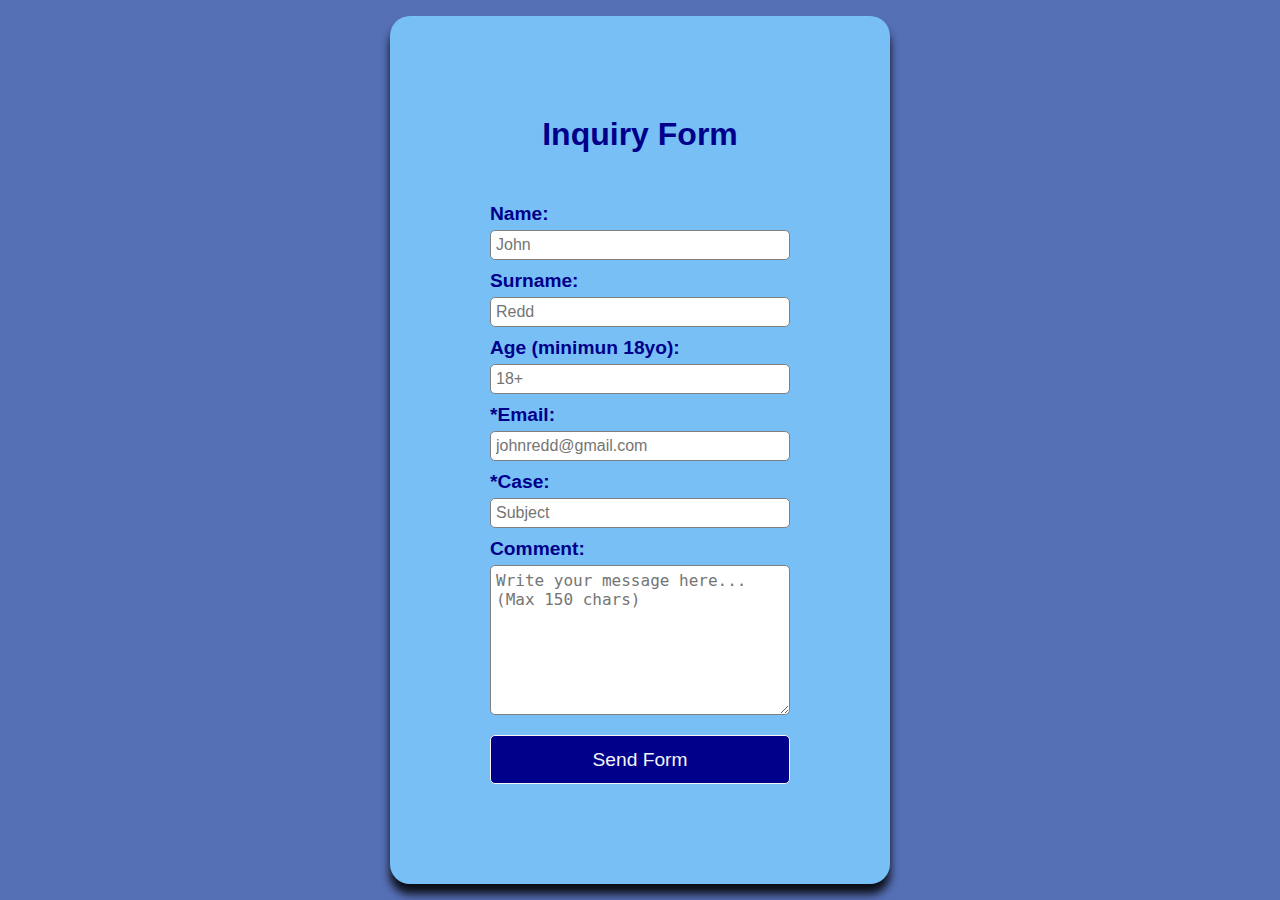
<file: lab7.1/index.html>
<!DOCTYPE html>
<html lang="en">
  <head>
    <meta charset="UTF-8" />
    <meta name="viewport" content="width=device-width, initial-scale=1.0" />
    <title>formulario de consulta</title>
    <link rel="stylesheet" href="style.css">
  </head>
  <body>
    <div class="form-container">
      <h1>Inquiry Form</h1>
      <form action="#" method="POST">
        <label for="name">Name: </label>
        <input type="text" id="name" name="name" placeholder="John"/>

        <label for="surname">Surname: </label>
        <input type="text" id="surname" name="surname" required placeholder="Redd"/>

        <label for="age">Age (minimun 18yo): </label>
        <input type="number" id="age" name="age" min="18" placeholder="18+"/>

        <label for="email">*Email: </label>
        <input type="email" id="email" name="email" required placeholder="johnredd@gmail.com"/>

        <label for="case">*Case: </label>
        <input type="text" id="case" name="case" required maxlength="50" placeholder="Subject"/>

        <label for="comment">Comment: </label>
        <textarea
          id="comment"
          name="comment"
          required
          maxlength="150"
          placeholder="Write your message here...(Max 150 chars)"
        ></textarea>

        <button type="submit">Send Form</button>
      </form>
    </div>
  </body>
</html>
</file>
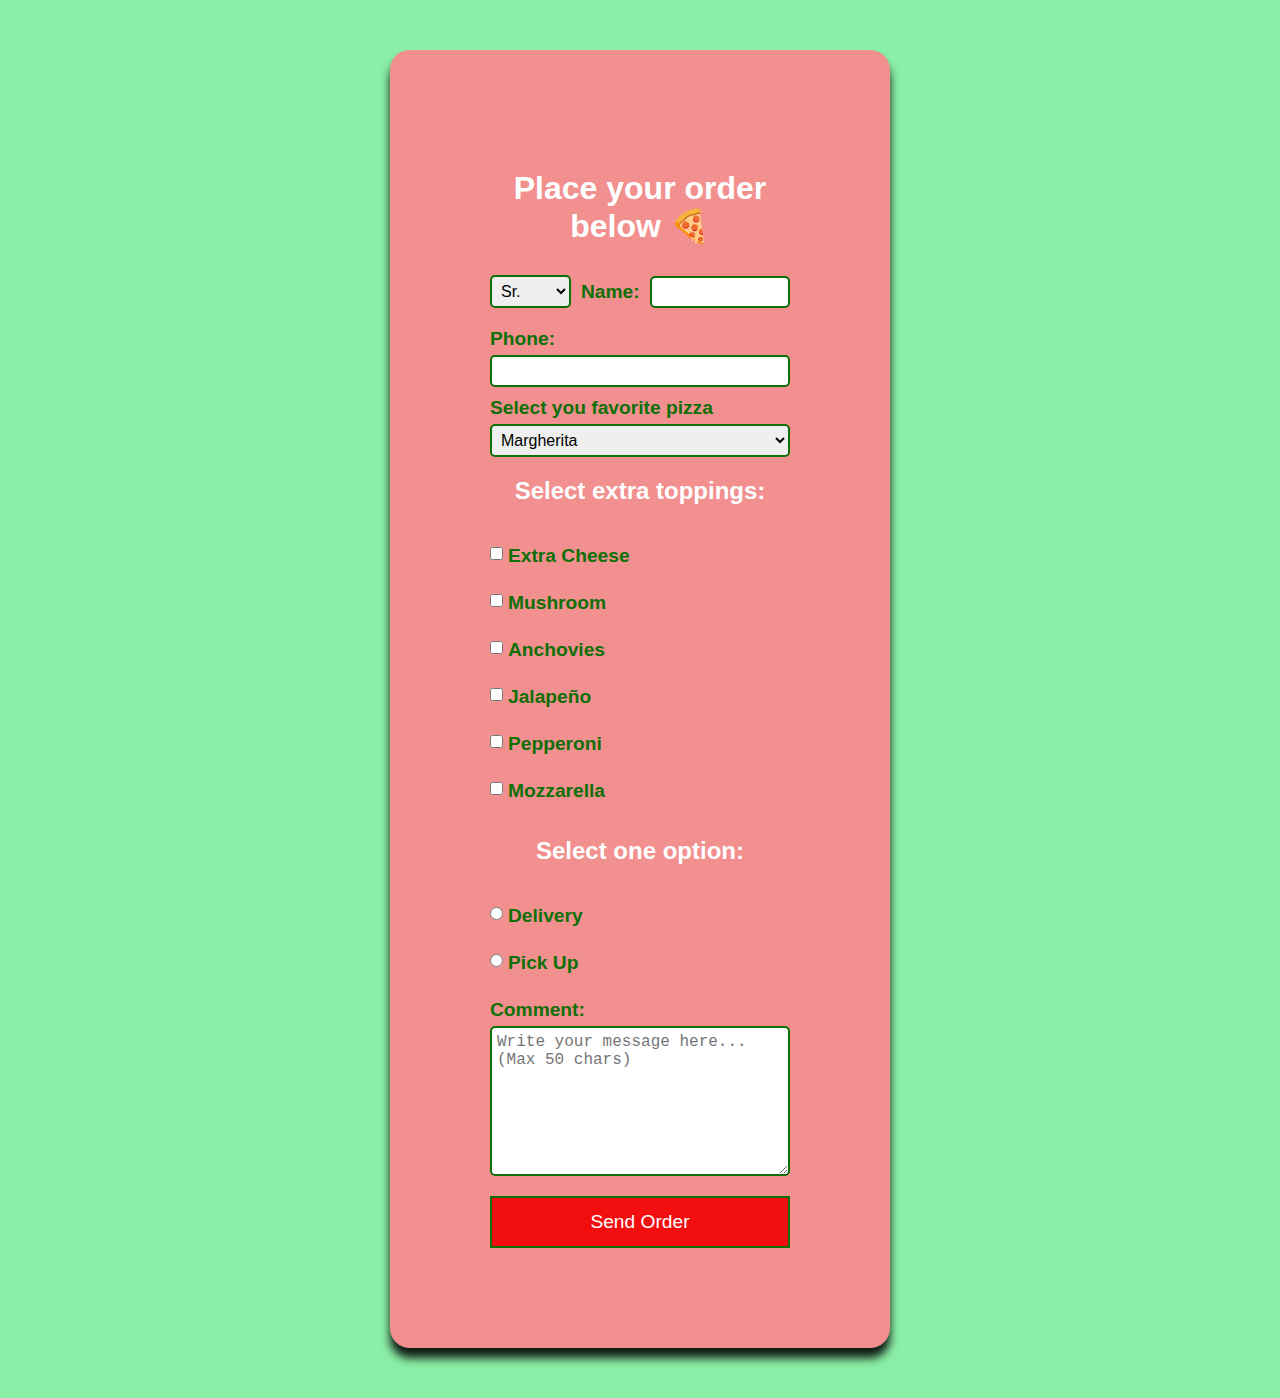
<file: lab7.2/index.html>
<!DOCTYPE html>
<html lang="en">
  <head>
    <meta charset="UTF-8" />
    <meta name="viewport" content="width=device-width, initial-scale=1.0" />
    <title>formulario para tienda</title>
    <link rel="stylesheet" href="style.css" />
  </head>
  <body>
    <div class="form-container">
      <h1>Place your order below 🍕</h1>

      <form action="#" method="POST">

        <div class="inline-group">
          <select id="srSra" name="srSra">
            <option value="sr">Sr.</option>
            <option value="sra">Sra.</option>
            <option value="other">Otre</option>
          </select>

          <label for="name">Name:</label>
          <input type="text" id="name" name="name" required />
        </div>

        <label for="telephone">Phone: </label>
        <input type="tel" id="tel" name="phone" required />

        <label for="pizzas">Select you favorite pizza</label>
        <select id="pizzas" name="pizzas">
          <option value="margherita">Margherita</option>
          <option value="4cheese">4 Cheese</option>
          <option value="pepperoni">Pepperoni</option>
          <option value="napoli">Napoli</option>
          <option value="mortadella">Mortadella</option>
          <option value="vegetarian">Vegeterian</option>
        </select>

        <h2>Select extra toppings:</h2>

        <div class="form-group">
          <input
            type="checkbox"
            id="extraCheese"
            name="toppings"
            value="cheese"
          />
          <label for="extraCheese">Extra Cheese</label>
        </div>

        <div class="form-group">
          <input
            type="checkbox"
            id="mushroom"
            name="toppings"
            value="mushroom"
          />
          <label for="mushroom">Mushroom</label>
        </div>

        <div class="form-group">
          <input
            type="checkbox"
            id="anchovies"
            name="toppings"
            value="anchovies"
          />
          <label for="anchovies">Anchovies</label>
        </div>

        <div class="form-group">
          <input
            type="checkbox"
            id="jalapeno"
            name="toppings"
            value="jalapeno"
          />
          <label for="jalapeno">Jalapeño</label>
        </div>

        <div class="form-group">
          <input
            type="checkbox"
            id="pepperoni"
            name="toppings"
            value="pepperoni"
          />
          <label for="pepperoni">Pepperoni</label>
        </div>

        <div class="form-group">
          <input
            type="checkbox"
            id="mozzarella"
            name="toppings"
            value="mozzarella"
          />
          <label for="mozzarella">Mozzarella</label>
        </div>

        <h2>Select one option:</h2>

        <div class="form-group">
          <input type="radio" id="delivery" name="method" value="delivery" />
          <label for="delivery">Delivery</label>
        </div>

        <div class="form-group">
          <input type="radio" id="pickup" name="method" value="pickup" />
          <label for="pickup">Pick Up</label>
        </div>

        <label for="comment">Comment: </label>
        <textarea
          id="comment"
          name="comment"
          maxlength="50"
          placeholder="Write your message here...(Max 50 chars)"
        ></textarea>

        <button type="submit">Send Order</button>
      </form>
    </div>
  </body>
</html>
</file>
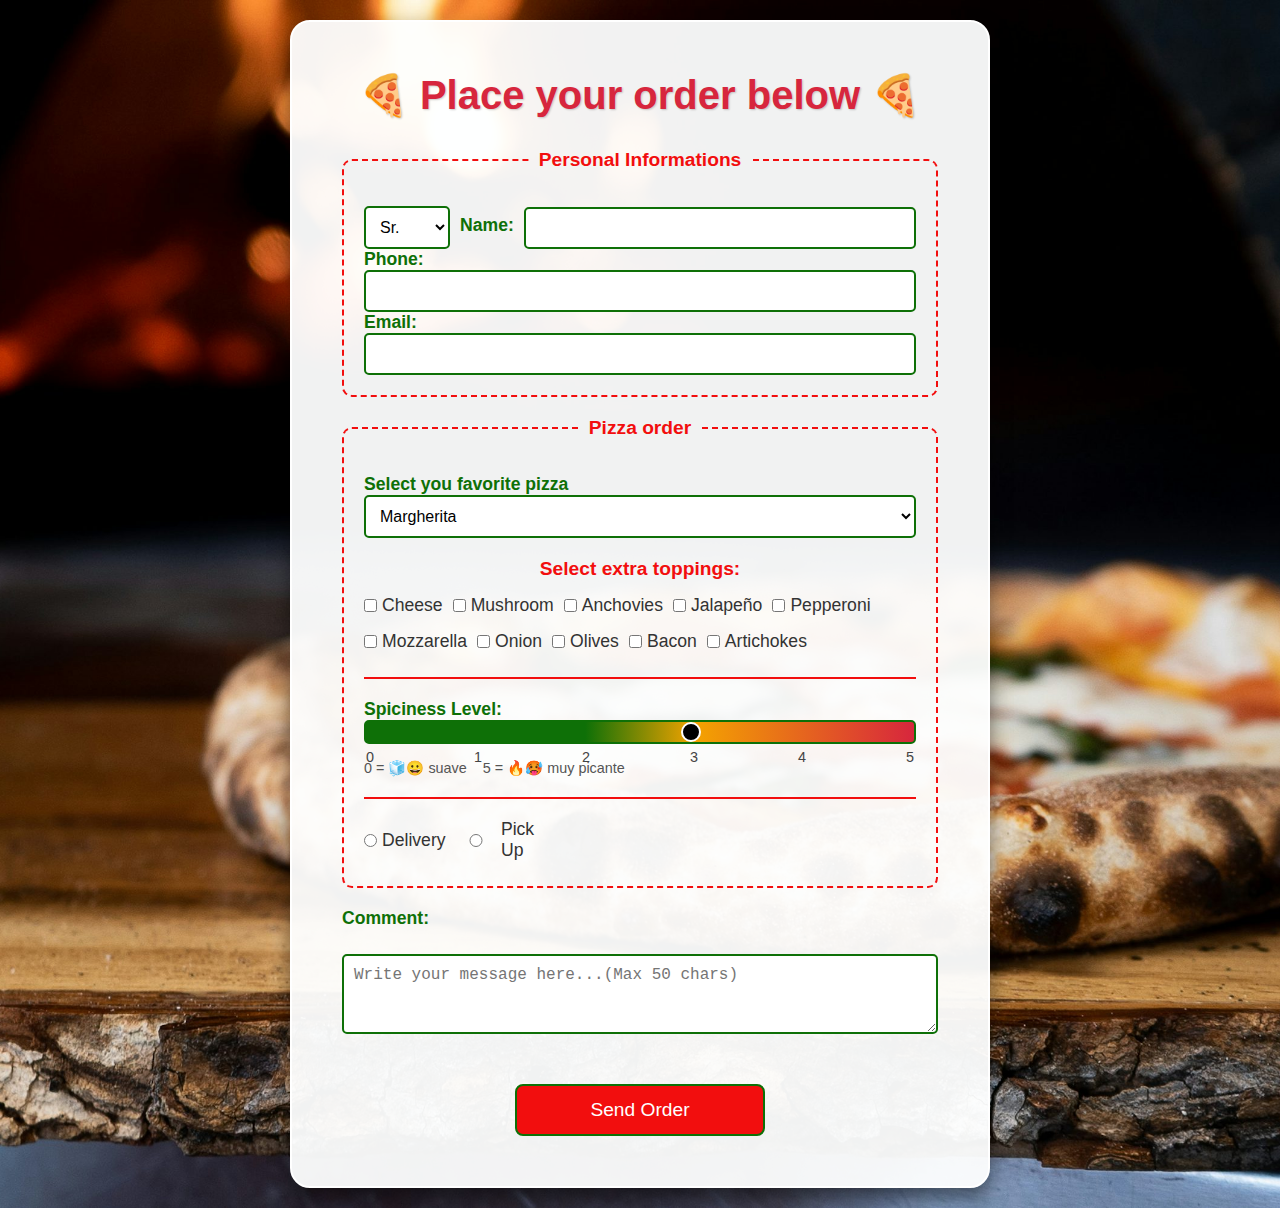
<file: lab7.3/index.html>
<!DOCTYPE html>
<html lang="en">
  <head>
    <meta charset="UTF-8" />
    <meta name="viewport" content="width=device-width, initial-scale=1.0" />
    <title>formulario para tienda</title>
    <link rel="stylesheet" href="style.css" />
  </head>
  <body>
    <div class="form-container">
      <h1>🍕 Place your order below 🍕</h1>

      <form action="#" method="POST">
<fieldset>
  <legend> Personal Informations </legend>

        <div class="inline-group">
          <select id="srSra" name="srSra">
            <option value="sr">Sr.</option>
            <option value="sra">Sra.</option>
            <option value="other">Otre</option>
          </select>

          <label for="name">Name:</label>
          <input type="text" id="name" name="name" required />
        </div>

        <label for="telephone">Phone: </label>
        <input type="tel" id="tel" name="phone" required />

        <label for="email">Email: </label>
        <input type="email" id="email" name="email" required />
      </fieldset>


      <fieldset>
        <legend> Pizza order </legend>
      
        <label for="pizzas">Select you favorite pizza</label>
        <select id="pizzas" name="pizzas">
          <option value="margherita">Margherita</option>
          <option value="4cheese">4 Cheese</option>
          <option value="pepperoni">Pepperoni</option>
          <option value="napoli">Napoli</option>
          <option value="mortadella">Mortadella</option>
          <option value="vegetarian">Vegeterian</option>
        </select>

        <h2>Select extra toppings:</h2>

        <div class="form-group">
        <label><input type="checkbox" name="toppings" value="cheese" />Cheese</label>
        <label><input type="checkbox" name="toppings" value="mushroom" />Mushroom</label>
        <label><input type="checkbox" name="toppings" value="anchovies" />Anchovies</label>
        <label><input type="checkbox" name="toppings" value="jalapeno" />Jalapeño</label>
        <label><input type="checkbox" name="toppings" value="pepperoni" />Pepperoni</label>
        <label><input type="checkbox" name="toppings" value="mozzarella" />Mozzarella</label>
        <label><input type="checkbox" name="toppings" value="onion" /> Onion</label>
        <label><input type="checkbox" name="toppings" value="black-olives" />Olives</label>
        <label><input type="checkbox" name="toppings" value="bacon" />Bacon</label>
        <label><input type="checkbox" name="toppings" value="artichoke" />Artichokes</label>
      </div>

      <hr class="section-divider">

      <label for="spicy">Spiciness Level:</label>
          <input type="range" id="spicy" name="spicy" min="0" max="5" step="1" />
          <div class="range-labels">
            <span>0</span>
            <span>1</span>
            <span>2</span>
            <span>3</span>
            <span>4</span>
            <span>5</span>
          </div>
          <p class="range-hint">0 = 🧊😀 suave &nbsp;&nbsp; 5 = 🔥🥵 muy picante</p>

          <hr class="section-divider">

        <div class="form-group">
          <label>
            <input type="radio" name="method" value="delivery" />
            Delivery
          </label>
        
          <label>
            <input type="radio" name="method" value="pickup" />
            Pick Up
          </label>
        </div>

        
      </fieldset>

        <label for="comment">Comment: </label>
        <textarea
          id="comment"
          name="comment"
          maxlength="50"
          placeholder="Write your message here...(Max 50 chars)"
        ></textarea>

       <!--  <div class="form-group"></div>
          <input type="checkbox" id="terms" name="terms" required />
          <label for="terms">I accept the <a href="#">terms and conditions</a></label>
        </div> -->

        <button type="submit">Send Order</button>
      </form>
    </div>
  </body>
</html>
</file>
<file: lab7.1/style.css>
* {
    box-sizing: border-box;
    margin: 0;
    padding: 0;
}

body {
    font-family:Arial, sans-serif;
    background-color: #5670b6;
    display: flex;
    justify-content: center;
    align-items: center;
    min-height: 100vh;
}

.form-container {
    background-color: #77bff5;
    padding: 100px;
    border-radius: 20px;
    box-shadow: 0 10px 10px rgba(0, 0, 0, 0.896);
    width: 80%;
    max-width: 500px;
}

h1 {
    text-align: center;
    margin-bottom: 40px;
    color: #00008b;
}

form {
    display: flex;
    flex-direction: column;
}

label {
    margin-bottom: 5px;
    margin-top: 10px;
    font-weight: 700;
    font-size: 1.2rem;
    color: #00008b;
}

input,
textarea {
    padding: 5px;
    border: 1px solid grey;
    border-radius: 5px;
    font-size: 1rem;
}

textarea {
    resize: vertical;
    min-height: 150px;
}

button {
    margin-top: 20px;
    padding: 0.8rem;
    background-color: rgb(0, 0, 139);
    color:#f5f5f5;
    border: 1px solid #f5f5f5;
    border-radius: 5px;
    font-size: 1.2rem;
    cursor: pointer;
    transition: background-color 0.3s;
}

button:hover {
    background-color:#5670b6;
    color:#00008b;
}
</file>
<file: lab7.2/style.css>
* {
    box-sizing: border-box;
    margin: 0;
    padding: 0;
}

body {
    font-family:Arial, sans-serif;
    background-color: #8bf0a7;
    display: flex;
    justify-content: center;
    align-items: center;
    min-height: 100vh;
}

.form-container {
    background-color: #f28f8f;
    padding: 100px;
    border-radius: 20px;
    box-shadow: 0 10px 10px rgba(0, 0, 0, 0.896);
    width: 80%;
    max-width: 500px;
    margin: 50px;
}

h1,
h2 {
    color:#feffff;
    margin-bottom: 30px;
    text-align: center;
    margin-top: 20px;
}

form {
    display: flex;
    flex-direction: column;
}

label {
    margin-top: 10px;
    margin-bottom: 5px;
    font-weight: 600;
    font-size: 1.2rem;
    color:#0e7007;
}

input,
select,
textarea {
    padding: 5px;
    border: 2px solid #0e7007;
    border-radius: 5px;
    font-size: 1rem;
}

.form-group {
    display: flex;
    align-items: center;
    gap: 5px;
    margin-bottom: 10px;
  }

textarea {
    resize: vertical;
    min-height: 150px;
    margin-bottom: 10px;
}

.inline-group {
    display: flex;
    align-items: center;
    gap: 10px;
    flex-wrap: wrap;
    margin-bottom: 10px;
  }
  
  .inline-group label {
    margin: 0;
    white-space: nowrap;
  }
  
  .inline-group select {
    width: auto;
    padding-right: 20px;
  }

  .inline-group input[type="text"] {
    flex: 1;
    min-width: 100px;
  }

button {
    background-color: #f20e0e;
    padding: 0.8rem;
    color:#feffff;
    border: 2px solid #0e7007;
    font-size: 1.2rem;
    cursor: pointer;
    transition: background-color 0.3s;
    margin-top: 10px;
}

button:hover {
    background-color:#0e7007;
    color:#feffff;
}
</file>
<file: lab7.3/style.css>
* {
    box-sizing: border-box;
    margin: 0;
    padding: 0;
  }
  
  body {
    font-family: Arial, sans-serif;
    background-image: url("images/pizzaBackground.jpeg");
    background-size: cover;
    background-position: center;
    background-repeat: no-repeat;
    display: flex;
    justify-content: center;
    align-items: center;
    min-height: 100vh;
    padding: 20px;
  }
  
  .form-container {
    background-color: rgba(254, 255, 255, 0.95);
    padding: 50px;
    border-radius: 20px;
    box-shadow: 0 10px 20px rgba(0, 0, 0, 0.5);
    width: 100%;
    max-width: 700px;
    border: 2px solid white;
  }
  
  h1 {
    color: #d7263d;
    font-size: 2.5rem;
    margin-bottom: 30px;
    text-align: center;
    font-weight: bold;
    text-shadow: 1px 1px 2px #00000033;
  }
  
  h2,
  legend {
    color: #f20e0e;
    margin-bottom: 15px;
    margin-top: 20px;
    text-align: center;
    font-size: 1.2rem;
  }
  
  form {
    display: flex;
    flex-direction: column;
    gap: 20px;
  }
  
  fieldset {
    border: 2px dashed #f20e0e;
    border-radius: 10px;
    padding: 20px;
    width: 100%;
  }
  
  legend {
    font-weight: bold;
    font-size: 1.2rem;
    padding: 0 10px;
  }
  
  label {
    font-weight: 600;
    font-size: 1.1rem;
    color: #0e7007;
    margin-bottom: 5px;
  }
  
  input,
  select,
  textarea {
    padding: 10px;
    border: 2px solid #0e7007;
    border-radius: 5px;
    font-size: 1rem;
    background-color: #fff;
    width: 100%;
  }
  
  textarea {
    resize: vertical;
    min-height: 80px;
    margin-bottom: 10px;
  }
  
  .form-group {
    display: flex;
    flex-wrap: wrap;
    gap: 10px;
    align-items: center;
  }
  
  .form-group label {
    display: flex;
    align-items: center;
    gap: 5px;
    font-weight: normal;
    color: #333;
    
  }
  
  .inline-group {
    display: flex;
    align-items: center;
    gap: 10px;
    flex-wrap: wrap;
    width: 100%;
  }
  
  .inline-group select {
    width: auto;
    padding-right: 20px;
  }
  
  .inline-group input[type="text"] {
    flex: 1;
    min-width: 120px;
  }
  
  .range-hint {
    font-size: 0.9rem;
    color: #555;
    margin-top: -10px;
    margin-bottom: 10px;
  }
  
  a {
    color: #f20e0e;
    text-decoration: underline;
  }
  
  a:hover {
    color: #0e7007;
  }
  
  button {
    background-color: #f20e0e;
    padding: 0.8rem 1.5rem;
    color: #feffff;
    border: 2px solid #0e7007;
    font-size: 1.2rem;
    border-radius: 8px;
    cursor: pointer;
    transition: background-color 0.3s, transform 0.2s;
    margin-top: 20px;
    width: 100%;
    max-width: 250px;
    align-self: center;
  }
  
  button:hover {
    background-color: #0e7007;
    color: #ffffff;
    transform: scale(1.05);
  }

  /* Estilo base del range */
input[type="range"] {
    -webkit-appearance: none;
    width: 100%;
    height: 10px;
    background: linear-gradient(to right, #0e7007 0%, #0e7007 40%, #f4a300 60%, #d7263d 100%);
    border-radius: 5px;
    outline: none;
    margin-bottom: 5px;
  }
  
  input[type="range"]::-webkit-slider-thumb {
    -webkit-appearance: none;
    width: 20px;
    height: 20px;
    background: #000;
    border-radius: 50%;
    cursor: pointer;
    border: 2px solid white;
  }
  
  input[type="range"]::-moz-range-thumb {
    width: 20px;
    height: 20px;
    background: #000;
    border-radius: 50%;
    cursor: pointer;
    border: 2px solid white;
  }
  
  /* Números debajo del slider */
  .range-container {
    display: flex;
    flex-direction: column;
    align-items: stretch;
  }
  
  .range-labels {
    display: flex;
    justify-content: space-between;
    font-size: 0.9rem;
    color: #444;
    padding: 0 2px;
  }
  
  .range-hint {
    font-size: 0.9rem;
    color: #555;
    margin-top: -5px;
  }

  .section-divider {
    border: none;
    height: 2px;
    background-color: #f20e0e; 
    margin: 20px 0;
  }
</file>
